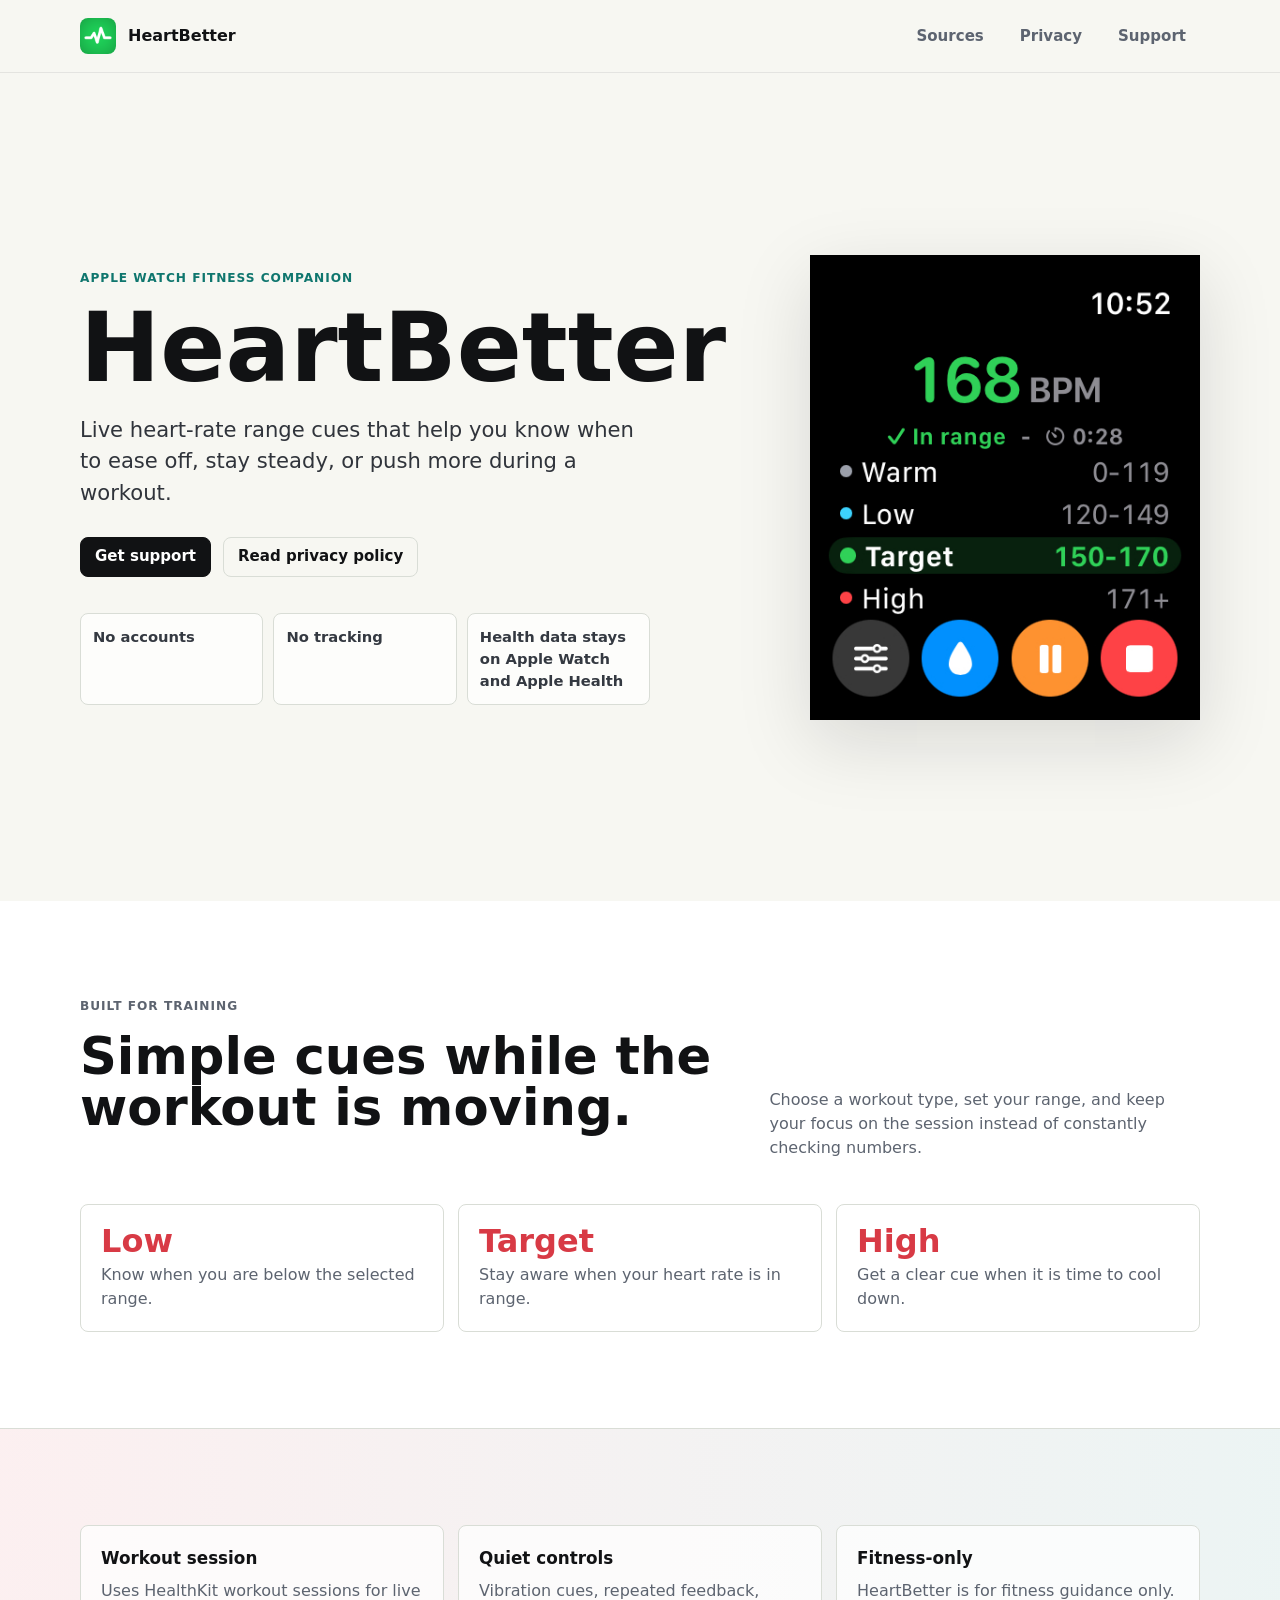
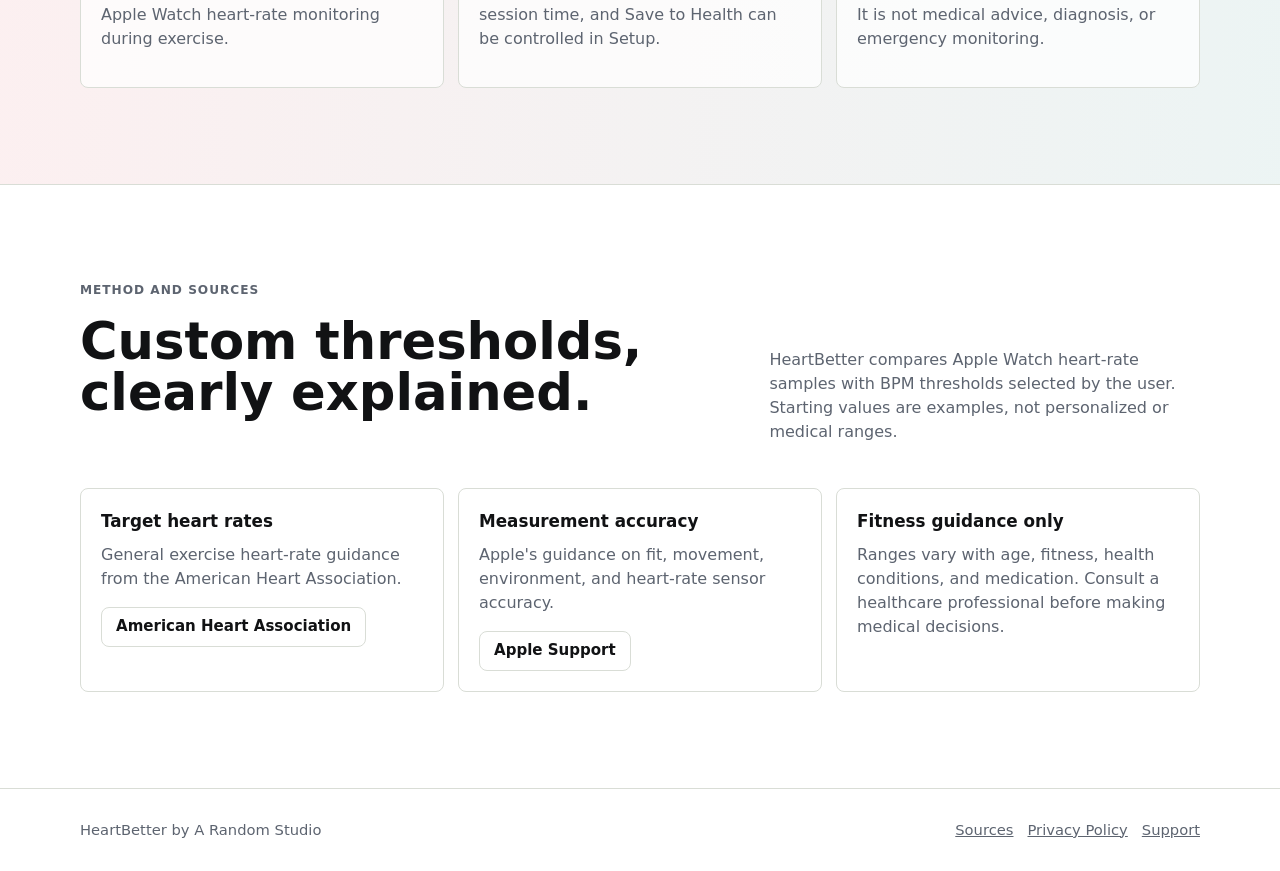
<file: index.html>
<!doctype html>
<html lang="en">
  <head>
    <meta charset="utf-8">
    <meta name="viewport" content="width=device-width, initial-scale=1">
    <meta name="description" content="HeartBetter is an Apple Watch fitness app for live heart-rate range cues during activities.">
    <title>HeartBetter</title>
    <link rel="icon" href="assets/app-icon.png">
    <link rel="stylesheet" href="styles.css">
  </head>
  <body>
    <header class="site-header">
      <nav class="nav" aria-label="Primary">
        <a class="brand" href="index.html">
          <img src="assets/app-icon.png" alt="">
          <span>HeartBetter</span>
        </a>
        <div class="nav-links">
          <a href="#sources">Sources</a>
          <a href="privacy.html">Privacy</a>
          <a href="support.html">Support</a>
        </div>
      </nav>
    </header>

    <main>
      <section class="hero">
        <div>
          <p class="eyebrow">Apple Watch fitness companion</p>
          <h1>HeartBetter</h1>
          <p class="lede">Live heart-rate range cues that help you know when to ease off, stay steady, or push more during a workout.</p>
          <div class="hero-actions">
            <a class="button" href="support.html">Get support</a>
            <a class="button secondary" href="privacy.html">Read privacy policy</a>
          </div>
          <div class="trust-row" aria-label="Highlights">
            <span>No accounts</span>
            <span>No tracking</span>
            <span>Health data stays on Apple Watch and Apple Health</span>
          </div>
        </div>

        <div class="app-preview" aria-label="Current HeartBetter Apple Watch activity screen">
          <figure class="screen-card screen-card-main">
            <img src="assets/apple-watch-46mm-active.png?v=build7" alt="HeartBetter activity screen showing 168 BPM, range guidance, heart-rate ranges, and session controls.">
          </figure>
        </div>
      </section>

      <section class="section alt">
        <div class="inner">
          <div class="section-head">
            <div>
              <p class="eyebrow">Built for training</p>
              <h2>Simple cues while the workout is moving.</h2>
            </div>
            <p>Choose a workout type, set your range, and keep your focus on the session instead of constantly checking numbers.</p>
          </div>
          <div class="metric-grid">
            <div class="metric">
              <b>Low</b>
              <span>Know when you are below the selected range.</span>
            </div>
            <div class="metric">
              <b>Target</b>
              <span>Stay aware when your heart rate is in range.</span>
            </div>
            <div class="metric">
              <b>High</b>
              <span>Get a clear cue when it is time to cool down.</span>
            </div>
          </div>
        </div>
      </section>

      <section class="section band">
        <div class="inner">
          <div class="details-grid">
            <article class="detail-card">
              <h3>Workout session</h3>
              <p>Uses HealthKit workout sessions for live Apple Watch heart-rate monitoring during exercise.</p>
            </article>
            <article class="detail-card">
              <h3>Quiet controls</h3>
              <p>Vibration cues, repeated feedback, session time, and Save to Health can be controlled in Setup.</p>
            </article>
            <article class="detail-card">
              <h3>Fitness-only</h3>
              <p>HeartBetter is for fitness guidance only. It is not medical advice, diagnosis, or emergency monitoring.</p>
            </article>
          </div>
        </div>
      </section>

      <section class="section alt" id="sources">
        <div class="inner">
          <div class="section-head">
            <div>
              <p class="eyebrow">Method and sources</p>
              <h2>Custom thresholds, clearly explained.</h2>
            </div>
            <p>HeartBetter compares Apple Watch heart-rate samples with BPM thresholds selected by the user. Starting values are examples, not personalized or medical ranges.</p>
          </div>
          <div class="details-grid">
            <article class="detail-card">
              <h3>Target heart rates</h3>
              <p>General exercise heart-rate guidance from the American Heart Association.</p>
              <a class="button secondary" href="https://www.heart.org/en/healthy-living/exercise-and-physical-activity/fitness-basics/target-heart-rates">American Heart Association</a>
            </article>
            <article class="detail-card">
              <h3>Measurement accuracy</h3>
              <p>Apple's guidance on fit, movement, environment, and heart-rate sensor accuracy.</p>
              <a class="button secondary" href="https://support.apple.com/105002">Apple Support</a>
            </article>
            <article class="detail-card">
              <h3>Fitness guidance only</h3>
              <p>Ranges vary with age, fitness, health conditions, and medication. Consult a healthcare professional before making medical decisions.</p>
            </article>
          </div>
        </div>
      </section>
    </main>

    <footer class="footer">
      <div class="inner">
        <span>HeartBetter by A Random Studio</span>
        <div class="footer-links">
          <a href="#sources">Sources</a>
          <a href="privacy.html">Privacy Policy</a>
          <a href="support.html">Support</a>
        </div>
      </div>
    </footer>
  </body>
</html>
</file>
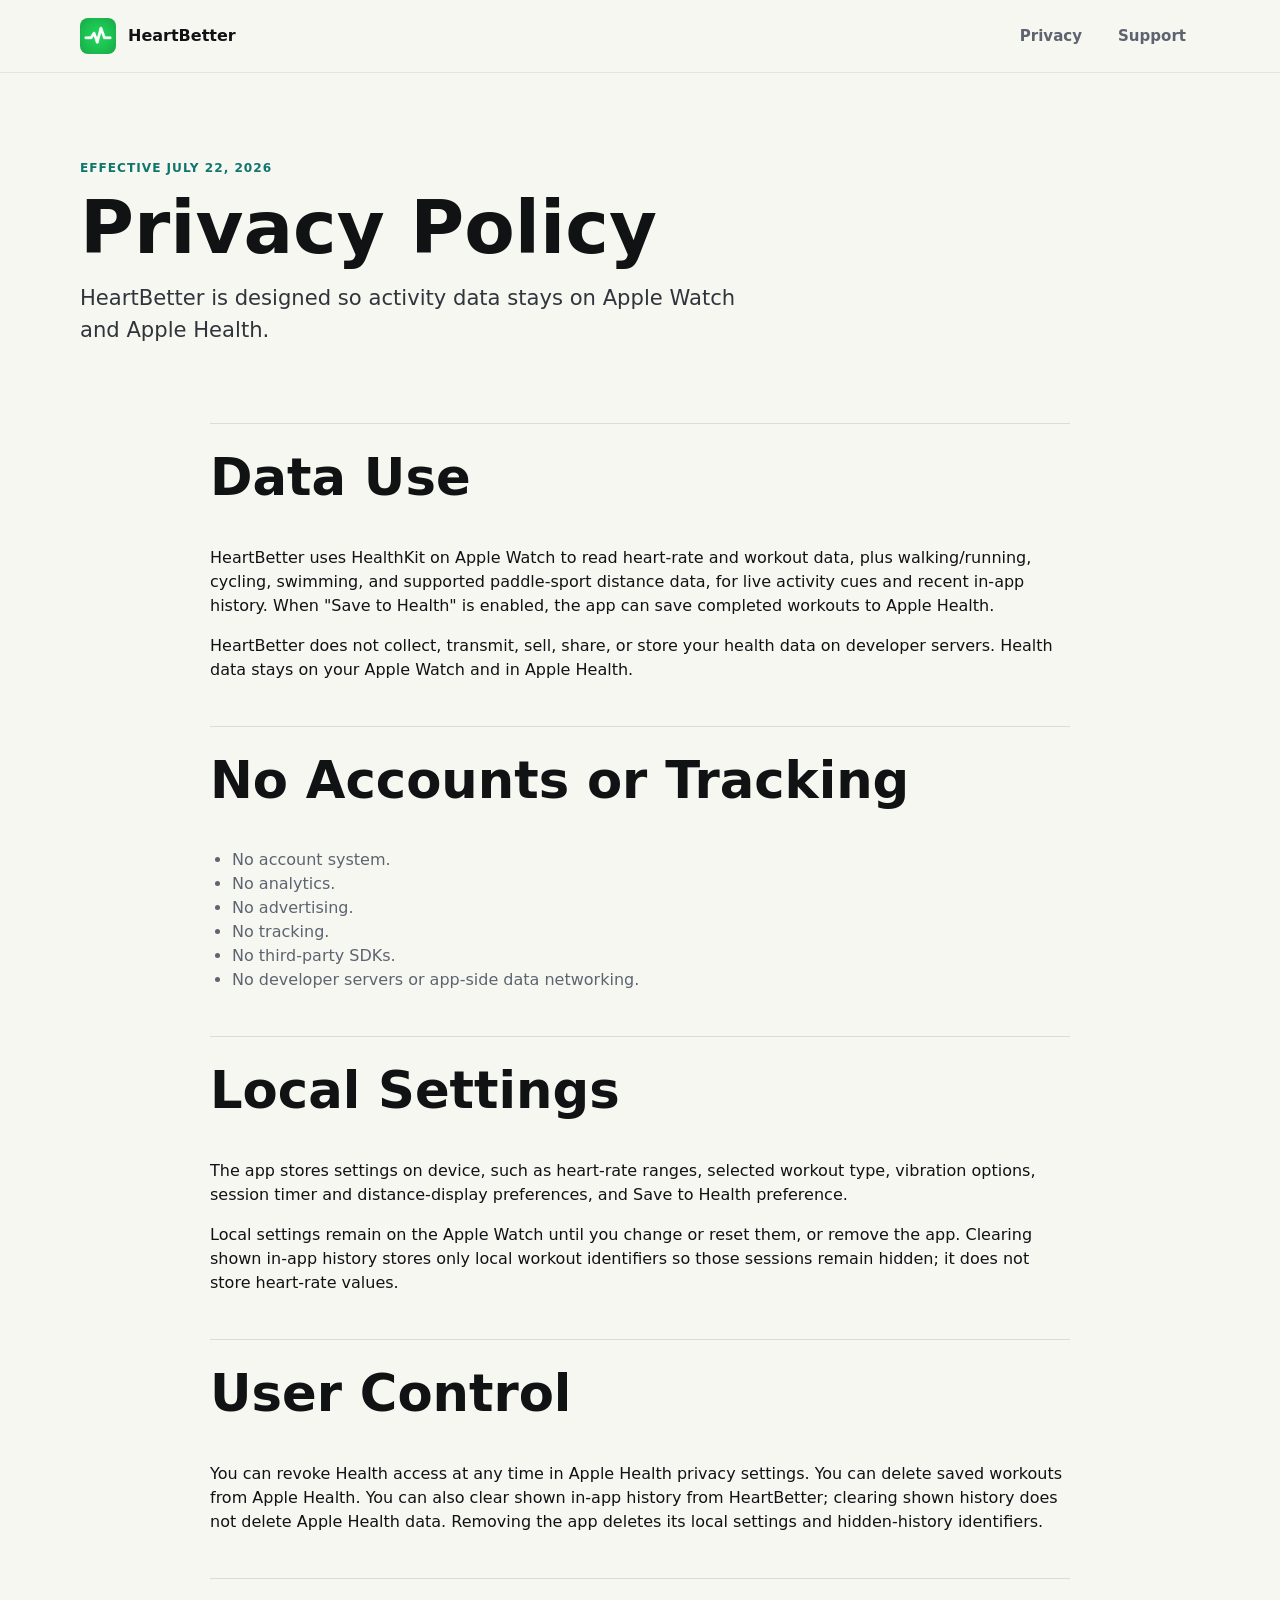
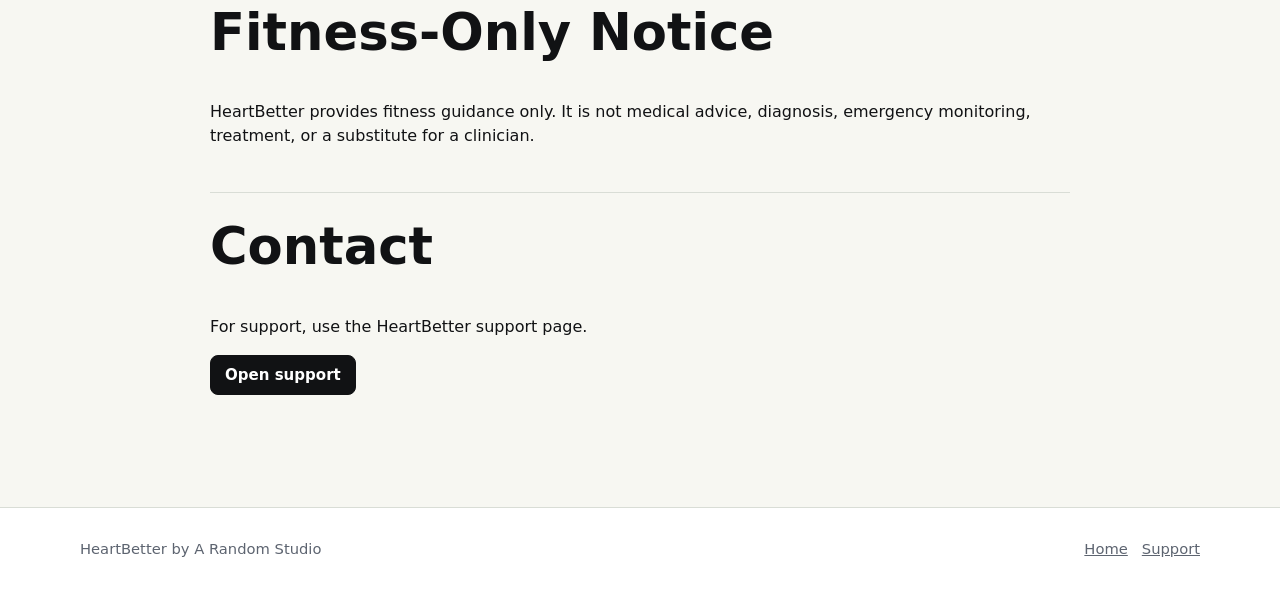
<file: privacy.html>
<!doctype html>
<html lang="en">
  <head>
    <meta charset="utf-8">
    <meta name="viewport" content="width=device-width, initial-scale=1">
    <meta name="description" content="Privacy policy for HeartBetter.">
    <title>Privacy Policy | HeartBetter</title>
    <link rel="icon" href="assets/app-icon.png">
    <link rel="stylesheet" href="styles.css">
  </head>
  <body>
    <header class="site-header">
      <nav class="nav" aria-label="Primary">
        <a class="brand" href="index.html">
          <img src="assets/app-icon.png" alt="">
          <span>HeartBetter</span>
        </a>
        <div class="nav-links">
          <a href="privacy.html">Privacy</a>
          <a href="support.html">Support</a>
        </div>
      </nav>
    </header>

    <main>
      <div class="page-title inner">
        <p class="eyebrow">Effective July 22, 2026</p>
        <h1>Privacy Policy</h1>
        <p class="lede">HeartBetter is designed so activity data stays on Apple Watch and Apple Health.</p>
      </div>

      <article class="content">
        <section>
          <h2>Data Use</h2>
          <p>HeartBetter uses HealthKit on Apple Watch to read heart-rate and workout data, plus walking/running, cycling, swimming, and supported paddle-sport distance data, for live activity cues and recent in-app history. When "Save to Health" is enabled, the app can save completed workouts to Apple Health.</p>
          <p>HeartBetter does not collect, transmit, sell, share, or store your health data on developer servers. Health data stays on your Apple Watch and in Apple Health.</p>
        </section>

        <section>
          <h2>No Accounts or Tracking</h2>
          <ul class="policy-list">
            <li>No account system.</li>
            <li>No analytics.</li>
            <li>No advertising.</li>
            <li>No tracking.</li>
            <li>No third-party SDKs.</li>
            <li>No developer servers or app-side data networking.</li>
          </ul>
        </section>

        <section>
          <h2>Local Settings</h2>
          <p>The app stores settings on device, such as heart-rate ranges, selected workout type, vibration options, session timer and distance-display preferences, and Save to Health preference.</p>
          <p>Local settings remain on the Apple Watch until you change or reset them, or remove the app. Clearing shown in-app history stores only local workout identifiers so those sessions remain hidden; it does not store heart-rate values.</p>
        </section>

        <section>
          <h2>User Control</h2>
          <p>You can revoke Health access at any time in Apple Health privacy settings. You can delete saved workouts from Apple Health. You can also clear shown in-app history from HeartBetter; clearing shown history does not delete Apple Health data. Removing the app deletes its local settings and hidden-history identifiers.</p>
        </section>

        <section>
          <h2>Fitness-Only Notice</h2>
          <p>HeartBetter provides fitness guidance only. It is not medical advice, diagnosis, emergency monitoring, treatment, or a substitute for a clinician.</p>
        </section>

        <section>
          <h2>Contact</h2>
          <p>For support, use the HeartBetter support page.</p>
          <a class="button" href="support.html">Open support</a>
        </section>
      </article>
    </main>

    <footer class="footer">
      <div class="inner">
        <span>HeartBetter by A Random Studio</span>
        <div class="footer-links">
          <a href="index.html">Home</a>
          <a href="support.html">Support</a>
        </div>
      </div>
    </footer>
  </body>
</html>
</file>
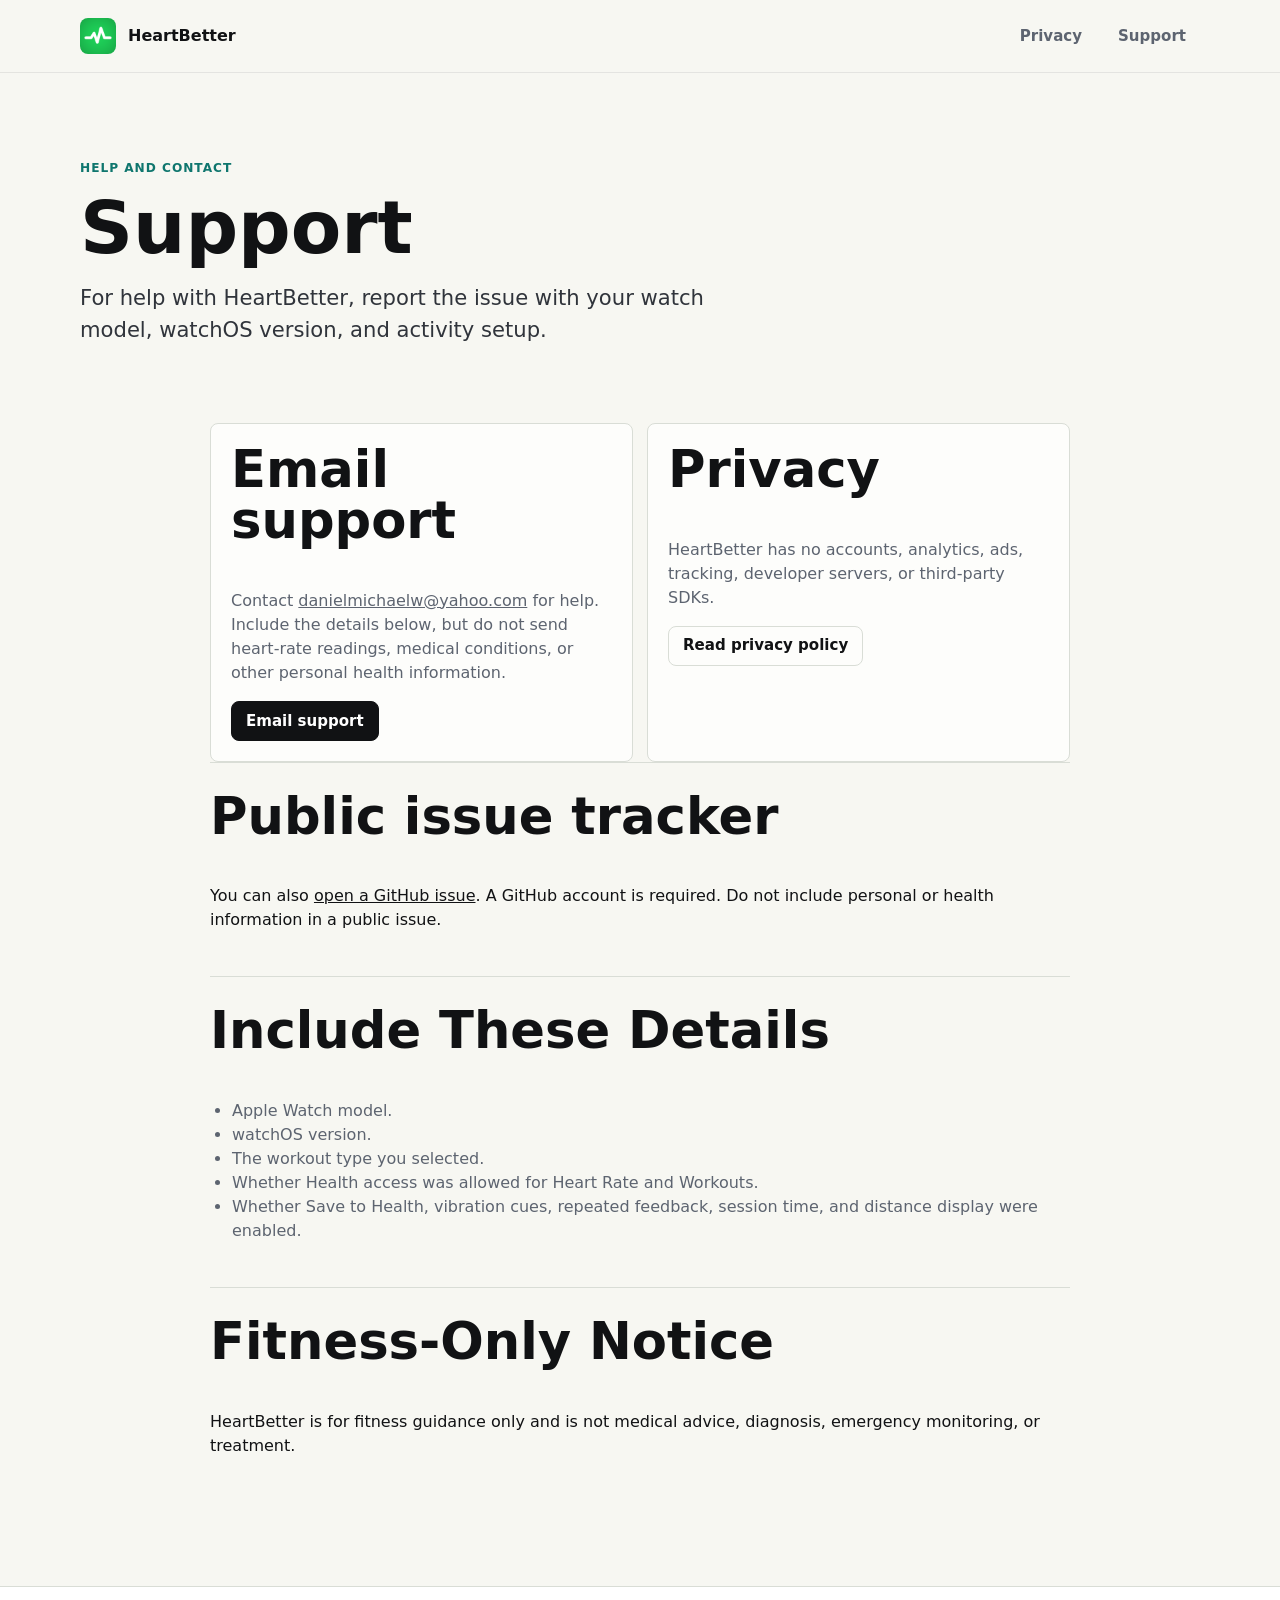
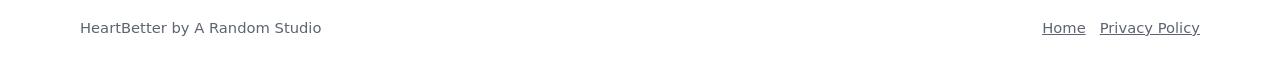
<file: support.html>
<!doctype html>
<html lang="en">
  <head>
    <meta charset="utf-8">
    <meta name="viewport" content="width=device-width, initial-scale=1">
    <meta name="description" content="Support for HeartBetter.">
    <title>Support | HeartBetter</title>
    <link rel="icon" href="assets/app-icon.png">
    <link rel="stylesheet" href="styles.css">
  </head>
  <body>
    <header class="site-header">
      <nav class="nav" aria-label="Primary">
        <a class="brand" href="index.html">
          <img src="assets/app-icon.png" alt="">
          <span>HeartBetter</span>
        </a>
        <div class="nav-links">
          <a href="privacy.html">Privacy</a>
          <a href="support.html">Support</a>
        </div>
      </nav>
    </header>

    <main>
      <div class="page-title inner">
        <p class="eyebrow">Help and contact</p>
        <h1>Support</h1>
        <p class="lede">For help with HeartBetter, report the issue with your watch model, watchOS version, and activity setup.</p>
      </div>

      <section class="content">
        <div class="support-grid">
          <article class="support-card">
            <h2>Email support</h2>
            <p>Contact <a href="mailto:danielmichaelw@yahoo.com">danielmichaelw@yahoo.com</a> for help. Include the details below, but do not send heart-rate readings, medical conditions, or other personal health information.</p>
            <a class="button" href="mailto:danielmichaelw@yahoo.com?subject=HeartBetter%20Support">Email support</a>
          </article>
          <article class="support-card">
            <h2>Privacy</h2>
            <p>HeartBetter has no accounts, analytics, ads, tracking, developer servers, or third-party SDKs.</p>
            <a class="button secondary" href="privacy.html">Read privacy policy</a>
          </article>
        </div>

        <section>
          <h2>Public issue tracker</h2>
          <p>You can also <a href="https://github.com/ARandomStudio/HeartBetter-Pages/issues">open a GitHub issue</a>. A GitHub account is required. Do not include personal or health information in a public issue.</p>
        </section>

        <section>
          <h2>Include These Details</h2>
          <ul class="policy-list">
            <li>Apple Watch model.</li>
            <li>watchOS version.</li>
            <li>The workout type you selected.</li>
            <li>Whether Health access was allowed for Heart Rate and Workouts.</li>
            <li>Whether Save to Health, vibration cues, repeated feedback, session time, and distance display were enabled.</li>
          </ul>
        </section>

        <section>
          <h2>Fitness-Only Notice</h2>
          <p>HeartBetter is for fitness guidance only and is not medical advice, diagnosis, emergency monitoring, or treatment.</p>
        </section>
      </section>
    </main>

    <footer class="footer">
      <div class="inner">
        <span>HeartBetter by A Random Studio</span>
        <div class="footer-links">
          <a href="index.html">Home</a>
          <a href="privacy.html">Privacy Policy</a>
        </div>
      </div>
    </footer>
  </body>
</html>
</file>
<file: styles.css>
:root {
  color-scheme: light;
  --ink: #111214;
  --muted: #5d6470;
  --paper: #f7f7f2;
  --panel: #ffffff;
  --line: #d9ddd6;
  --red: #d83a45;
  --teal: #0f766e;
  --green: #168a52;
  --amber: #c77700;
  --blue: #3267d6;
  --shadow: 0 22px 70px rgba(17, 18, 20, 0.13);
}

* {
  box-sizing: border-box;
}

html {
  scroll-behavior: smooth;
}

body {
  margin: 0;
  background: var(--paper);
  color: var(--ink);
  font-family: Inter, ui-sans-serif, system-ui, -apple-system, BlinkMacSystemFont, "Segoe UI", sans-serif;
  line-height: 1.5;
}

a {
  color: inherit;
}

.site-header {
  position: sticky;
  top: 0;
  z-index: 10;
  border-bottom: 1px solid rgba(17, 18, 20, 0.08);
  background: rgba(247, 247, 242, 0.92);
  backdrop-filter: blur(18px);
}

.nav {
  display: flex;
  align-items: center;
  justify-content: space-between;
  width: min(1120px, calc(100% - 32px));
  min-height: 72px;
  margin: 0 auto;
  gap: 16px;
}

.brand {
  display: inline-flex;
  align-items: center;
  gap: 12px;
  text-decoration: none;
  font-weight: 800;
}

.brand img {
  width: 36px;
  height: 36px;
  border-radius: 8px;
}

.nav-links {
  display: flex;
  align-items: center;
  gap: 8px;
  flex-wrap: wrap;
  justify-content: flex-end;
}

.nav-links a,
.button {
  display: inline-flex;
  align-items: center;
  justify-content: center;
  min-height: 40px;
  padding: 0 14px;
  border-radius: 8px;
  text-decoration: none;
  font-weight: 700;
  font-size: 0.94rem;
}

.nav-links a {
  color: var(--muted);
}

.nav-links a:hover {
  color: var(--ink);
  background: rgba(17, 18, 20, 0.06);
}

.button {
  border: 1px solid var(--ink);
  background: var(--ink);
  color: #fff;
}

.button.secondary {
  border-color: var(--line);
  background: transparent;
  color: var(--ink);
}

.hero {
  width: min(1120px, calc(100% - 32px));
  margin: 0 auto;
  display: grid;
  grid-template-columns: minmax(0, 1.08fr) minmax(300px, 0.92fr);
  gap: clamp(28px, 5vw, 72px);
  align-items: center;
  min-height: calc(100vh - 72px);
  padding: clamp(36px, 7vw, 84px) 0;
}

.eyebrow {
  margin: 0 0 16px;
  color: var(--teal);
  text-transform: uppercase;
  font-size: 0.76rem;
  font-weight: 900;
  letter-spacing: 0.08em;
}

h1,
h2,
h3,
p {
  margin-top: 0;
}

h1 {
  max-width: 760px;
  margin-bottom: 20px;
  font-size: clamp(2.65rem, 8vw, 6rem);
  line-height: 0.94;
  letter-spacing: 0;
}

h2 {
  font-size: clamp(2rem, 4vw, 3.25rem);
  line-height: 1;
  letter-spacing: 0;
}

h3 {
  margin-bottom: 8px;
  font-size: 1.05rem;
}

.lede {
  max-width: 660px;
  color: #30343b;
  font-size: clamp(1.05rem, 2vw, 1.32rem);
}

.hero-actions {
  display: flex;
  flex-wrap: wrap;
  gap: 12px;
  margin-top: 28px;
}

.trust-row {
  display: grid;
  grid-template-columns: repeat(3, minmax(0, 1fr));
  gap: 10px;
  margin-top: 36px;
}

.trust-row span,
.metric,
.detail-card,
.support-card {
  border: 1px solid var(--line);
  border-radius: 8px;
  background: rgba(255, 255, 255, 0.74);
}

.trust-row span {
  padding: 12px;
  color: #343941;
  font-weight: 700;
  font-size: 0.92rem;
}

.app-preview {
  width: min(100%, 390px);
  margin-left: auto;
}

.screen-card {
  margin: 0;
  overflow: hidden;
  background: #000;
  box-shadow: var(--shadow);
}

.screen-card img {
  display: block;
  width: 100%;
  height: auto;
}

.screen-card-main {
  transform: none;
}

.section {
  padding: clamp(54px, 9vw, 96px) 0;
}

.section.alt {
  background: #ffffff;
}

.inner {
  width: min(1120px, calc(100% - 32px));
  margin: 0 auto;
}

.section-head {
  display: grid;
  grid-template-columns: minmax(0, 0.85fr) minmax(260px, 0.55fr);
  gap: 24px;
  align-items: end;
  margin-bottom: 28px;
}

.section-head p {
  color: var(--muted);
}

.metric-grid,
.details-grid {
  display: grid;
  grid-template-columns: repeat(3, minmax(0, 1fr));
  gap: 14px;
}

.metric,
.detail-card,
.support-card {
  padding: 20px;
}

.metric b {
  display: block;
  margin-bottom: 6px;
  color: var(--red);
  font-size: 2rem;
  line-height: 1;
}

.metric span,
.detail-card p,
.support-card p,
.policy-list li {
  color: var(--muted);
}

.band {
  border-top: 1px solid var(--line);
  border-bottom: 1px solid var(--line);
  background:
    linear-gradient(90deg, rgba(216, 58, 69, 0.08), rgba(15, 118, 110, 0.08)),
    #fff;
}

.page-title {
  padding: clamp(52px, 8vw, 86px) 0 32px;
}

.page-title h1 {
  font-size: clamp(2.4rem, 6vw, 4.6rem);
}

.content {
  width: min(860px, calc(100% - 32px));
  margin: 0 auto;
  padding: 24px 0 84px;
}

.content section {
  padding: 28px 0;
  border-top: 1px solid var(--line);
}

.policy-list {
  padding-left: 22px;
}

.support-grid {
  display: grid;
  grid-template-columns: repeat(2, minmax(0, 1fr));
  gap: 14px;
}

.footer {
  border-top: 1px solid var(--line);
  padding: 30px 0;
  background: #fff;
}

.footer .inner {
  display: flex;
  align-items: center;
  justify-content: space-between;
  gap: 16px;
  flex-wrap: wrap;
  color: var(--muted);
  font-size: 0.92rem;
}

.footer-links {
  display: flex;
  gap: 14px;
  flex-wrap: wrap;
}

@media (max-width: 820px) {
  .nav {
    align-items: flex-start;
    flex-direction: column;
    padding: 16px 0;
  }

  .hero,
  .section-head,
  .metric-grid,
  .details-grid,
  .support-grid {
    grid-template-columns: 1fr;
  }

  .hero {
    min-height: auto;
  }

  .app-preview {
    width: min(100%, 360px);
    margin: 18px auto 0;
  }

  .screen-card-main {
    transform: none;
  }

  .trust-row {
    grid-template-columns: 1fr;
  }
}

@media (max-width: 420px) {
  .nav-links {
    justify-content: flex-start;
  }

  .hero-actions .button {
    width: 100%;
  }

  .app-preview {
    width: min(100%, 310px);
  }
}
</file>
